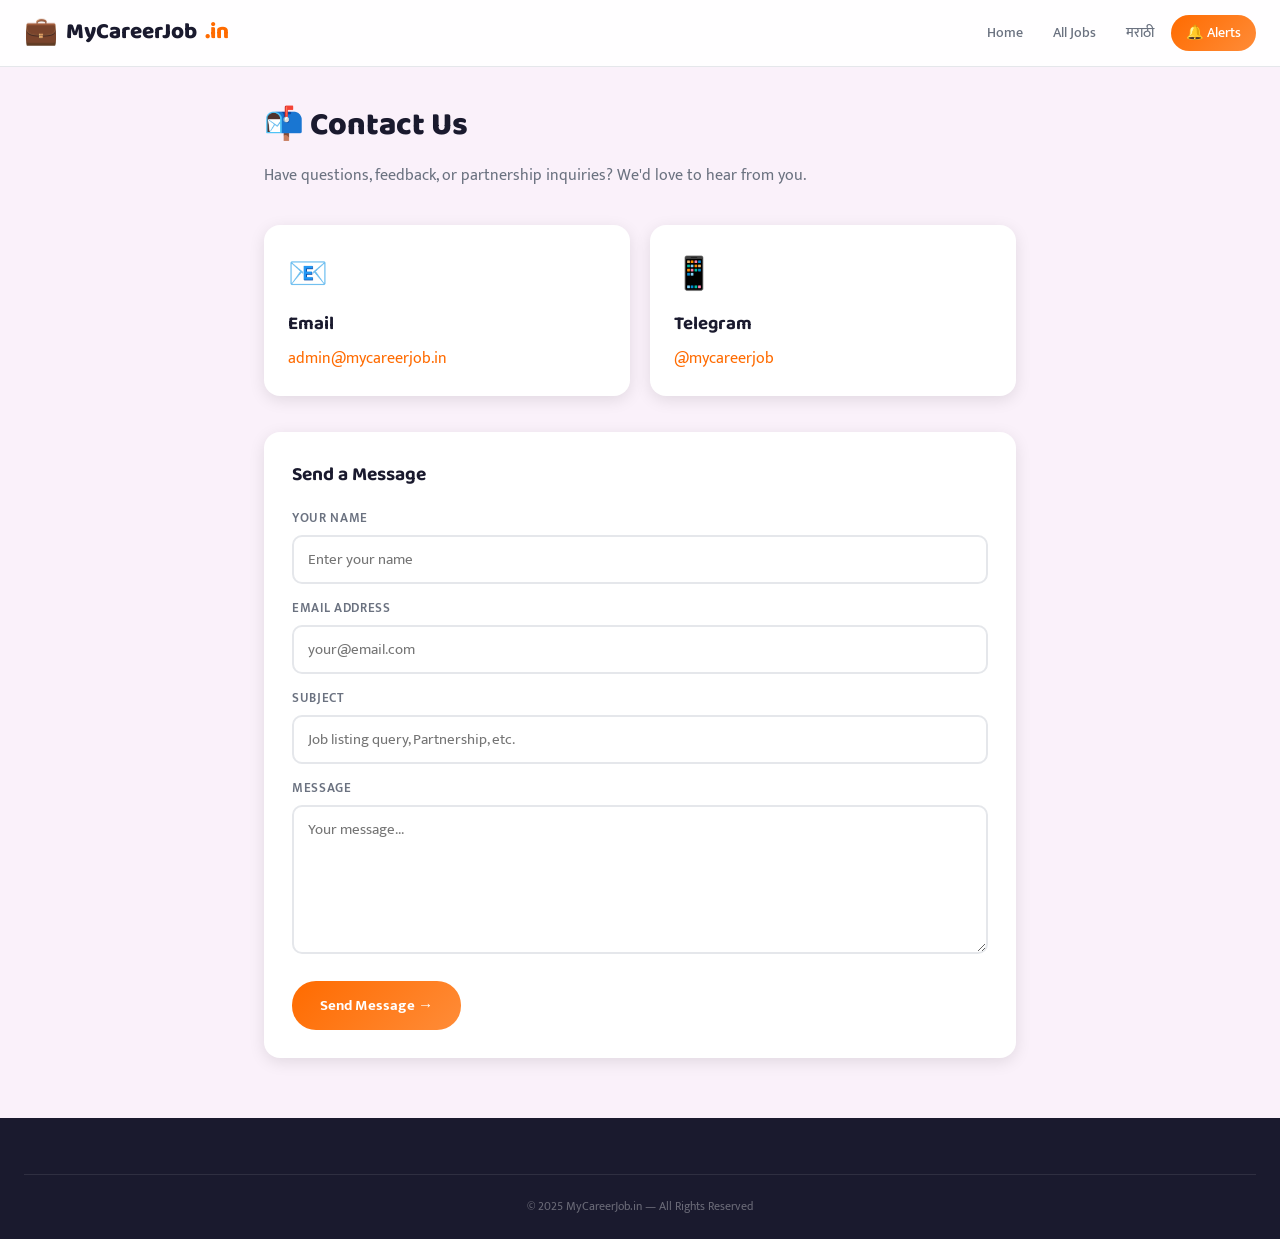
<file: contact.html>
<!DOCTYPE html>
<html lang="en">
<head>
  <meta charset="UTF-8"/><meta name="viewport" content="width=device-width,initial-scale=1.0"/>
  <title>Contact Us — MyCareerJob.in</title>
  <meta name="description" content="Contact MyCareerJob.in team for job portal queries, partnerships, or feedback."/>
  <link rel="icon" href="data:image/svg+xml,<svg xmlns='http://www.w3.org/2000/svg' viewBox='0 0 100 100'><text y='.9em' font-size='90'>💼</text></svg>"/>
  <link rel="preconnect" href="https://fonts.googleapis.com"/>
  <link href="https://fonts.googleapis.com/css2?family=Baloo+2:wght@400;600;700;800&family=Mukta:wght@400;500;600&display=swap" rel="stylesheet"/>
  <link rel="stylesheet" href="css/style.css"/>
</head>
<body>
<div id="particles"></div>
<header class="hdr" id="hdr">
  <div class="hdr-inner">
    <a href="index.html" class="logo"><span class="logo-ico">💼</span>MyCareerJob<span>.in</span></a>
    <nav class="nav" id="nav">
      <a href="index.html">Home</a><a href="jobs.html">All Jobs</a><a href="marathi.html">मराठी</a>
      <a href="index.html#alerts" class="cta">🔔 Alerts</a>
    </nav>
    <button class="burger" id="burger"><span></span><span></span><span></span></button>
  </div>
</header>

<div style="padding:100px 24px 60px;max-width:800px;margin:0 auto">
  <h1 style="font-family:var(--head);font-size:2rem;font-weight:800;margin-bottom:12px">📬 Contact Us</h1>
  <p style="color:var(--muted);margin-bottom:36px">Have questions, feedback, or partnership inquiries? We'd love to hear from you.</p>
  <div style="display:grid;grid-template-columns:1fr 1fr;gap:20px;margin-bottom:36px">
    <div style="background:#fff;border-radius:16px;padding:24px;box-shadow:var(--shadow)">
      <div style="font-size:2rem;margin-bottom:10px">📧</div>
      <h3 style="font-family:var(--head);margin-bottom:6px">Email</h3>
      <a href="mailto:admin@mycareerjob.in" style="color:var(--orange)">admin@mycareerjob.in</a>
    </div>
    <div style="background:#fff;border-radius:16px;padding:24px;box-shadow:var(--shadow)">
      <div style="font-size:2rem;margin-bottom:10px">📱</div>
      <h3 style="font-family:var(--head);margin-bottom:6px">Telegram</h3>
      <a href="https://t.me/mycareerjob" style="color:var(--orange)">@mycareerjob</a>
    </div>
  </div>
  <div style="background:#fff;border-radius:16px;padding:28px;box-shadow:var(--shadow)">
    <h3 style="font-family:var(--head);font-size:1.2rem;margin-bottom:18px">Send a Message</h3>
    <form onsubmit="event.preventDefault();alert('Message sent! We will reply within 24 hours.')">
      <div style="margin-bottom:14px"><label style="display:block;font-size:.82rem;font-weight:600;color:var(--muted);margin-bottom:6px;text-transform:uppercase;letter-spacing:.05em">Your Name</label><input type="text" required style="width:100%;padding:10px 14px;border:2px solid var(--border);border-radius:10px;font-size:.92rem;outline:none" placeholder="Enter your name"/></div>
      <div style="margin-bottom:14px"><label style="display:block;font-size:.82rem;font-weight:600;color:var(--muted);margin-bottom:6px;text-transform:uppercase;letter-spacing:.05em">Email Address</label><input type="email" required style="width:100%;padding:10px 14px;border:2px solid var(--border);border-radius:10px;font-size:.92rem;outline:none" placeholder="your@email.com"/></div>
      <div style="margin-bottom:14px"><label style="display:block;font-size:.82rem;font-weight:600;color:var(--muted);margin-bottom:6px;text-transform:uppercase;letter-spacing:.05em">Subject</label><input type="text" required style="width:100%;padding:10px 14px;border:2px solid var(--border);border-radius:10px;font-size:.92rem;outline:none" placeholder="Job listing query, Partnership, etc."/></div>
      <div style="margin-bottom:18px"><label style="display:block;font-size:.82rem;font-weight:600;color:var(--muted);margin-bottom:6px;text-transform:uppercase;letter-spacing:.05em">Message</label><textarea rows="5" required style="width:100%;padding:10px 14px;border:2px solid var(--border);border-radius:10px;font-size:.92rem;outline:none;resize:vertical" placeholder="Your message..."></textarea></div>
      <button type="submit" style="background:linear-gradient(135deg,var(--orange),var(--orange2));color:#fff;padding:12px 28px;border-radius:24px;font-weight:700;font-size:.95rem;border:none;cursor:pointer">Send Message →</button>
    </form>
  </div>
</div>

<footer class="footer">
  <div class="footer-inner">
    <div class="footer-bottom"><p>© 2025 MyCareerJob.in — All Rights Reserved</p></div>
  </div>
</footer>
<button id="btt" onclick="window.scrollTo({top:0,behavior:'smooth'})">↑</button>
<script>
  document.getElementById('burger')?.addEventListener('click',()=>{document.getElementById('burger').classList.toggle('open');document.getElementById('nav').classList.toggle('open');});
  window.addEventListener('scroll',()=>{document.getElementById('hdr')?.classList.toggle('scrolled',scrollY>20);document.getElementById('btt')?.classList.toggle('show',scrollY>400);});
  const c=document.getElementById('particles');for(let i=0;i<10;i++){const p=document.createElement('div');p.className='pt';p.style.cssText=`left:${Math.random()*100}%;width:${Math.random()*3+2}px;height:${Math.random()*3+2}px;animation-duration:${Math.random()*14+9}s;animation-delay:${Math.random()*9}s;opacity:.07`;c.appendChild(p);}
</script>
</body>
</html>
</file>
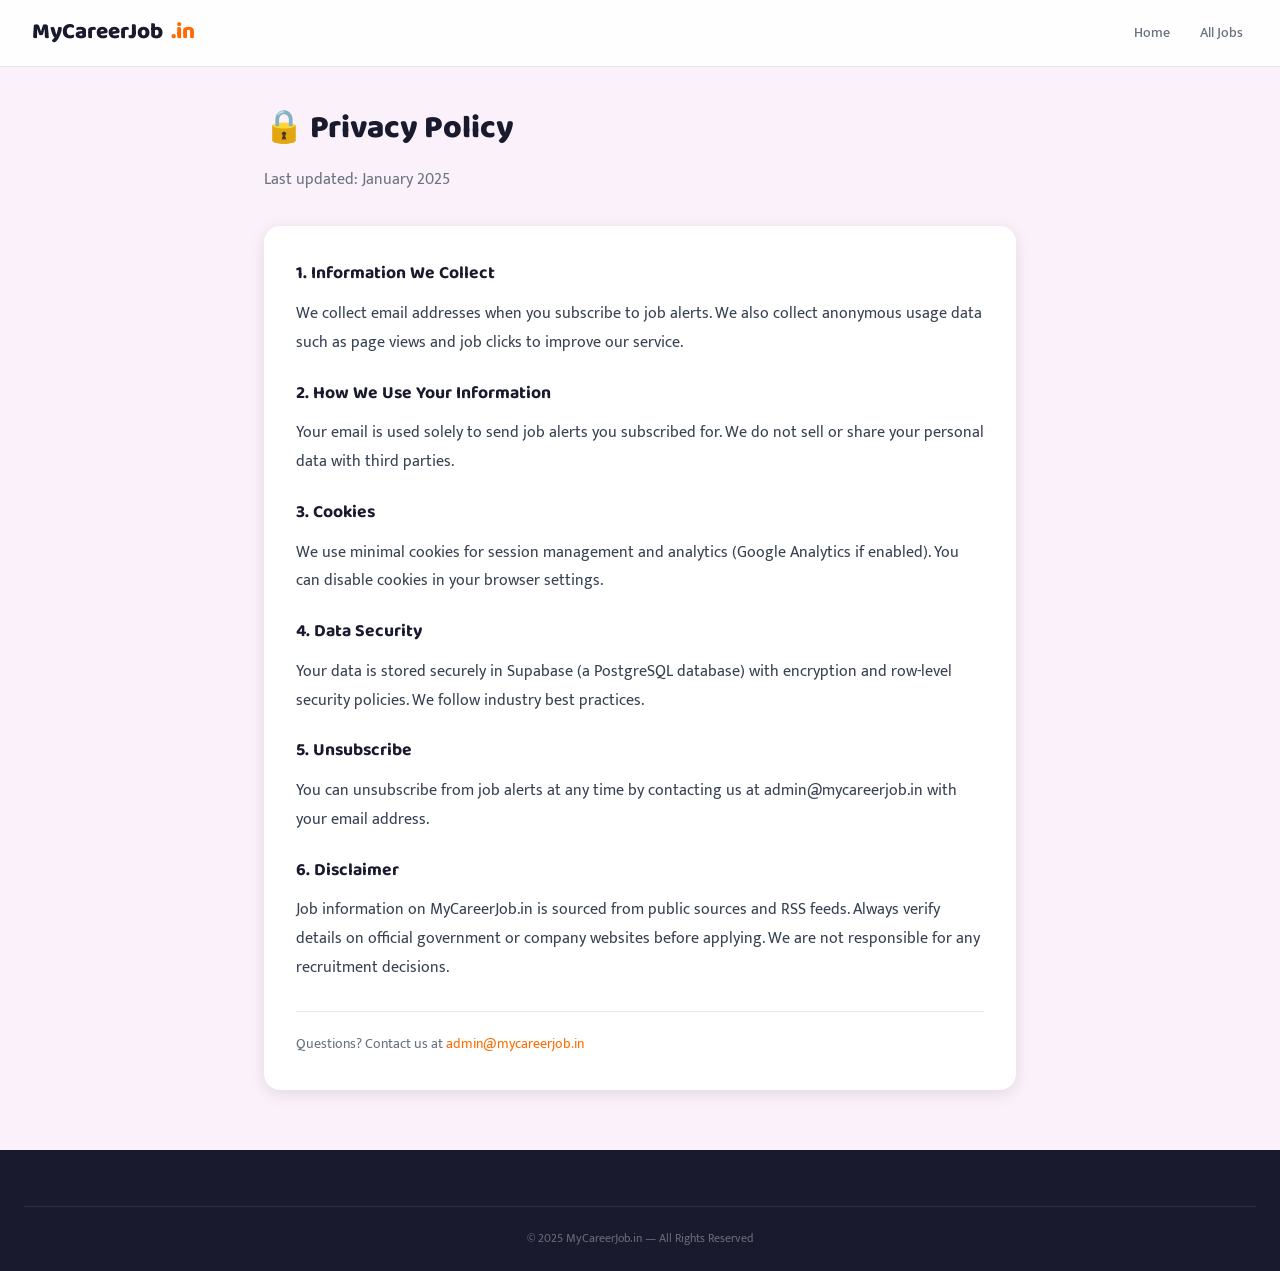
<file: privacy.html>
<!DOCTYPE html>
<html lang="en">
<head>
  <meta charset="UTF-8"/><meta name="viewport" content="width=device-width,initial-scale=1.0"/>
  <title>Privacy Policy — MyCareerJob.in</title>
  <link rel="icon" href="data:image/svg+xml,<svg xmlns='http://www.w3.org/2000/svg' viewBox='0 0 100 100'><text y='.9em' font-size='90'>💼</text></svg>"/>
  <link rel="preconnect" href="https://fonts.googleapis.com"/>
  <link href="https://fonts.googleapis.com/css2?family=Baloo+2:wght@400;600;700;800&family=Mukta:wght@400;500;600&display=swap" rel="stylesheet"/>
  <link rel="stylesheet" href="css/style.css"/>
</head>
<body>
<header class="hdr" id="hdr">
  <div class="hdr-inner">
    <a href="index.html" class="logo"><span class="logo-ico"></span>MyCareerJob<span>.in</span></a>
    <nav class="nav"><a href="index.html">Home</a><a href="jobs.html">All Jobs</a></nav>
  </div>
</header>
<div style="padding:100px 24px 60px;max-width:800px;margin:0 auto;line-height:1.8">
  <h1 style="font-family:var(--head);font-size:2rem;font-weight:800;margin-bottom:8px">🔒 Privacy Policy</h1>
  <p style="color:var(--muted);margin-bottom:32px">Last updated: January 2025</p>
  <div style="background:#fff;border-radius:16px;padding:32px;box-shadow:var(--shadow)">
    <h2 style="font-family:var(--head);font-size:1.1rem;margin-bottom:10px">1. Information We Collect</h2>
    <p style="margin-bottom:20px;color:#374151">We collect email addresses when you subscribe to job alerts. We also collect anonymous usage data such as page views and job clicks to improve our service.</p>
    <h2 style="font-family:var(--head);font-size:1.1rem;margin-bottom:10px">2. How We Use Your Information</h2>
    <p style="margin-bottom:20px;color:#374151">Your email is used solely to send job alerts you subscribed for. We do not sell or share your personal data with third parties.</p>
    <h2 style="font-family:var(--head);font-size:1.1rem;margin-bottom:10px">3. Cookies</h2>
    <p style="margin-bottom:20px;color:#374151">We use minimal cookies for session management and analytics (Google Analytics if enabled). You can disable cookies in your browser settings.</p>
    <h2 style="font-family:var(--head);font-size:1.1rem;margin-bottom:10px">4. Data Security</h2>
    <p style="margin-bottom:20px;color:#374151">Your data is stored securely in Supabase (a PostgreSQL database) with encryption and row-level security policies. We follow industry best practices.</p>
    <h2 style="font-family:var(--head);font-size:1.1rem;margin-bottom:10px">5. Unsubscribe</h2>
    <p style="margin-bottom:20px;color:#374151">You can unsubscribe from job alerts at any time by contacting us at admin@mycareerjob.in with your email address.</p>
    <h2 style="font-family:var(--head);font-size:1.1rem;margin-bottom:10px">6. Disclaimer</h2>
    <p style="color:#374151">Job information on MyCareerJob.in is sourced from public sources and RSS feeds. Always verify details on official government or company websites before applying. We are not responsible for any recruitment decisions.</p>
    <div style="margin-top:28px;padding-top:20px;border-top:1px solid var(--border)"><p style="color:var(--muted);font-size:.9rem">Questions? Contact us at <a href="mailto:admin@mycareerjob.in" style="color:var(--orange)">admin@mycareerjob.in</a></p></div>
  </div>
</div>
<footer class="footer"><div class="footer-inner"><div class="footer-bottom"><p>© 2025 MyCareerJob.in — All Rights Reserved</p></div></div></footer>
<script>window.addEventListener('scroll',()=>document.getElementById('hdr')?.classList.toggle('scrolled',scrollY>20));</script>
</body>
</html>
</file>
<file: css/style.css>
/* ================================================================
   MyCareerJob.in — Complete CSS
   ================================================================ */

:root {
    --orange: #FF6B00;
    --orange2: #FF8C38;
    --navy: #1A1A2E;
    --navy2: #16213E;
    --blue: #0F3460;
    --red: #E94560;
    --txt: #1a1a2e;
    --muted: #6b7280;
    --light: #9ca3af;
    --bg: #f8f9fa;
    --white: #ffffff;
    --border: #e5e7eb;
    --shadow: 0 4px 16px rgba(0, 0, 0, .10);
    --shadow-lg: 0 8px 32px rgba(0, 0, 0, .13);
    --shadow-xl: 0 20px 60px rgba(0, 0, 0, .16);
    --r: 12px;
    --r2: 20px;
    --head: 'Baloo 2', cursive;
    --body: 'Mukta', sans-serif;
    --ease: all .3s cubic-bezier(.4, 0, .2, 1);
}

*,
*::before,
*::after {
    box-sizing: border-box;
    margin: 0;
    padding: 0;
}

html {
    scroll-behavior: smooth;
}

body {
    font-family: var(--body);
    color: var(--txt);
    background: #e6ace22b;
    overflow-x: hidden;
    line-height: 1.6;
}

a {
    color: inherit;
    text-decoration: none;
    transition: var(--ease);
}

button {
    cursor: pointer;
    font-family: inherit;
    border: none;
    background: none;
}

img {
    max-width: 100%;
    display: block;
}

ul {
    list-style: none;
}

input,
select,
textarea {
    font-family: inherit;
}


/* ── Particles ───────────────────────── */

#particles {
    position: fixed;
    inset: 0;
    pointer-events: none;
    z-index: 0;
    overflow: hidden;
}

.pt {
    position: absolute;
    border-radius: 50%;
    background: #ef2b2b;
    animation: floatUp linear infinite;
}

@keyframes floatUp {
    0% {
        transform: translateY(110vh);
        opacity: 0
    }
    10% {
        opacity: .22
    }
    90% {
        opacity: .12
    }
    100% {
        transform: translateY(-10vh);
        opacity: 0
    }
}


/* ── Header ─────────────────────────── */

.hdr {
    position: fixed;
    top: 0;
    left: 0;
    right: 0;
    z-index: 999;
    background: rgba(255, 255, 255, .93);
    backdrop-filter: blur(18px);
    border-bottom: 1px solid var(--border);
    transition: var(--ease);
}

.hdr.scrolled {
    box-shadow: var(--shadow);
}

.hdr-inner {
    max-width: 1300px;
    margin: 0 auto;
    padding: 0 24px;
    height: 66px;
    display: flex;
    align-items: center;
    gap: 28px;
}

.logo {
    display: flex;
    align-items: center;
    gap: 8px;
    font-family: var(--head);
    font-size: 1.4rem;
    font-weight: 800;
    color: var(--txt);
    white-space: nowrap;
}

.logo-ico {
    font-size: 1.7rem;
    animation: wiggle 3s ease-in-out infinite;
}

@keyframes wiggle {
    0%,
    100% {
        transform: rotate(0)
    }
    25% {
        transform: rotate(-8deg)
    }
    75% {
        transform: rotate(8deg)
    }
}

.logo span {
    color: var(--orange);
}

.nav {
    display: flex;
    align-items: center;
    gap: 4px;
    margin-left: auto;
}

.nav a {
    padding: 7px 13px;
    border-radius: 8px;
    font-size: .88rem;
    font-weight: 500;
    color: var(--muted);
    transition: var(--ease);
}

.nav a:hover,
.nav a.active {
    color: var(--orange);
    background: rgba(255, 107, 0, .08);
}

.nav .cta {
    background: linear-gradient(135deg, var(--orange), var(--orange2));
    color: #fff!important;
    border-radius: 20px;
    padding: 7px 15px;
    animation: glow 2s ease-in-out infinite;
}

@keyframes glow {
    0%,
    100% {
        box-shadow: 0 0 0 0 rgba(255, 107, 0, .4)
    }
    50% {
        box-shadow: 0 0 0 7px rgba(255, 107, 0, 0)
    }
}

.burger {
    display: none;
    flex-direction: column;
    gap: 5px;
    padding: 7px;
    margin-left: auto;
}

.burger span {
    display: block;
    width: 24px;
    height: 2px;
    background: var(--txt);
    border-radius: 2px;
    transition: var(--ease);
}

.burger.open span:nth-child(1) {
    transform: translateY(7px) rotate(45deg)
}

.burger.open span:nth-child(2) {
    opacity: 0
}

.burger.open span:nth-child(3) {
    transform: translateY(-7px) rotate(-45deg)
}


/* ── Hero ───────────────────────────── */

.hero {
    position: relative;
    min-height: 100vh;
    display: flex;
    flex-direction: column;
    align-items: center;
    justify-content: center;
    padding: 100px 24px 60px;
    overflow: hidden;
    background: linear-gradient(135deg, var(--navy) 0%, var(--navy2) 45%, var(--blue) 100%);
}

.blob {
    position: absolute;
    border-radius: 50%;
    filter: blur(60px);
    pointer-events: none;
}

.blob-1 {
    width: 480px;
    height: 480px;
    background: rgba(255, 107, 0, .14);
    top: -80px;
    right: -80px;
    animation: morph1 8s ease-in-out infinite alternate;
}

.blob-2 {
    width: 320px;
    height: 320px;
    background: rgba(233, 69, 96, .09);
    bottom: -60px;
    left: -60px;
    animation: morph2 10s ease-in-out infinite alternate;
}

.blob-3 {
    width: 200px;
    height: 200px;
    background: rgba(52, 152, 219, .11);
    top: 50%;
    left: 45%;
    animation: morph3 6s ease-in-out infinite alternate;
}

@keyframes morph1 {
    to {
        border-radius: 40% 60% 70% 30%/40% 50% 60% 50%;
        transform: scale(1.1) rotate(12deg)
    }
}

@keyframes morph2 {
    to {
        border-radius: 60% 40% 30% 70%/60% 30% 70% 40%;
        transform: scale(1.15)
    }
}

@keyframes morph3 {
    to {
        border-radius: 30% 70% 70% 30%/30% 30% 70% 70%
    }
}

.hero-inner {
    position: relative;
    z-index: 2;
    text-align: center;
    max-width: 820px;
    width: 100%;
}

.hero-badge {
    display: inline-block;
    background: rgba(255, 107, 0, .2);
    border: 1px solid rgba(255, 107, 0, .4);
    color: #FF8C38;
    padding: 6px 16px;
    border-radius: 20px;
    font-size: .82rem;
    font-weight: 600;
    margin-bottom: 22px;
    letter-spacing: .05em;
}

.hero h1 {
    font-family: var(--head);
    font-size: clamp(2.4rem, 6vw, 4.2rem);
    font-weight: 800;
    color: #fff;
    line-height: 1.15;
    margin-bottom: 14px;
}

.hero h1 em {
    font-style: normal;
    background: linear-gradient(135deg, var(--orange), #FFB347);
    -webkit-background-clip: text;
    -webkit-text-fill-color: transparent;
    background-clip: text;
}

.hero p {
    font-size: 1.05rem;
    color: rgba(255, 255, 255, .7);
    margin-bottom: 34px;
}

.search-box {
    display: flex;
    align-items: center;
    background: #fff;
    border-radius: 50px;
    padding: 6px 6px 6px 20px;
    box-shadow: 0 20px 60px rgba(0, 0, 0, .3);
    max-width: 620px;
    margin: 0 auto 22px;
    transition: var(--ease);
}

.search-box:focus-within {
    box-shadow: 0 20px 60px rgba(255, 107, 0, .28), 0 0 0 3px rgba(255, 107, 0, .18);
}

.search-box input {
    flex: 1;
    border: none;
    outline: none;
    font-size: .97rem;
    color: var(--txt);
    background: transparent;
    min-width: 0;
}

.search-box button {
    background: linear-gradient(135deg, var(--orange), var(--orange2));
    color: #fff;
    padding: 11px 26px;
    border-radius: 40px;
    font-weight: 700;
    font-size: .9rem;
    white-space: nowrap;
    transition: var(--ease);
}

.search-box button:hover {
    transform: scale(1.04);
    box-shadow: 0 4px 14px rgba(255, 107, 0, .4);
}

.quick-tags {
    display: flex;
    flex-wrap: wrap;
    gap: 9px;
    justify-content: center;
}

.quick-tags span {
    background: rgba(255, 255, 255, .1);
    border: 1px solid rgba(255, 255, 255, .2);
    color: rgba(255, 255, 255, .85);
    padding: 7px 15px;
    border-radius: 20px;
    font-size: .83rem;
    cursor: pointer;
    transition: var(--ease);
}

.quick-tags span:hover {
    background: var(--orange);
    border-color: var(--orange);
    color: #fff;
    transform: translateY(-2px);
}

.hero-stats {
    position: relative;
    z-index: 2;
    display: flex;
    align-items: center;
    gap: 28px;
    background: rgba(255, 255, 255, .08);
    backdrop-filter: blur(10px);
    border: 1px solid rgba(255, 255, 255, .14);
    border-radius: 24px;
    padding: 18px 36px;
    margin-top: 44px;
}

.stat {
    text-align: center;
}

.stat strong {
    display: block;
    font-family: var(--head);
    font-size: 1.9rem;
    font-weight: 800;
    color: var(--orange);
}

.stat span {
    font-size: .75rem;
    color: rgba(255, 255, 255, .55);
    text-transform: uppercase;
    letter-spacing: .08em;
}

.stat-div {
    width: 1px;
    height: 38px;
    background: rgba(255, 255, 255, .14);
}

.live-badge {
    position: relative;
    z-index: 2;
    display: flex;
    align-items: center;
    gap: 7px;
    color: rgba(255, 255, 255, .55);
    font-size: .8rem;
    margin-top: 14px;
}

.live-dot {
    width: 8px;
    height: 8px;
    border-radius: 50%;
    background: #22c55e;
    box-shadow: 0 0 0 0 rgba(34, 197, 94, .4);
    animation: livePulse 1.5s infinite;
}

@keyframes livePulse {
    0% {
        box-shadow: 0 0 0 0 rgba(34, 197, 94, .4)
    }
    70% {
        box-shadow: 0 0 0 7px rgba(34, 197, 94, 0)
    }
    100% {
        box-shadow: 0 0 0 0 rgba(34, 197, 94, 0)
    }
}


/* ── Ticker ──────────────────────────── */

.ticker-wrap {
    background: linear-gradient(135deg, var(--navy), var(--blue));
    color: #fff;
    display: flex;
    align-items: center;
    height: 42px;
    overflow: hidden;
}

.ticker-label {
    background: var(--red);
    padding: 0 15px;
    height: 100%;
    display: flex;
    align-items: center;
    font-size: .78rem;
    font-weight: 700;
    white-space: nowrap;
    letter-spacing: .07em;
    flex-shrink: 0;
}

.ticker-track {
    flex: 1;
    overflow: hidden;
}

.ticker-inner {
    white-space: nowrap;
    display: inline-block;
    animation: scroll 90s linear infinite;
    font-size: .87rem;
    padding-left: 100%;
}

@keyframes scroll {
    0% {
        transform: translateX(0)
    }
    100% {
        transform: translateX(-50%)
    }
}


/* ── Page Wrapper ────────────────────── */

.wrap {
    max-width: 1300px;
    margin: 0 auto;
    padding: 40px 24px;
}


/* ── Section ─────────────────────────── */

.sec {
    margin-bottom: 54px;
}

.sec-hdr {
    display: flex;
    align-items: center;
    justify-content: space-between;
    margin-bottom: 22px;
}

.sec-title {
    font-family: var(--head);
    font-size: 1.55rem;
    font-weight: 700;
    display: flex;
    align-items: center;
    gap: 10px;
}

.dot {
    width: 10px;
    height: 10px;
    background: linear-gradient(135deg, var(--orange), var(--orange2));
    border-radius: 50%;
    animation: dotP 1.5s ease-in-out infinite;
}

@keyframes dotP {
    0%,
    100% {
        transform: scale(1);
        opacity: 1
    }
    50% {
        transform: scale(1.5);
        opacity: .6
    }
}

.see-all {
    color: var(--orange);
    font-weight: 600;
    font-size: .88rem;
}

.see-all:hover {
    text-decoration: underline;
}


/* ── Filters ─────────────────────────── */

.filters {
    display: flex;
    align-items: center;
    justify-content: space-between;
    flex-wrap: wrap;
    gap: 12px;
    margin-bottom: 28px;
}

.filter-btns {
    display: flex;
    gap: 7px;
    flex-wrap: wrap;
}

.fbtn {
    padding: 7px 16px;
    border-radius: 20px;
    border: 2px solid var(--border);
    font-size: .87rem;
    font-weight: 600;
    color: var(--muted);
    background: #fff;
    transition: var(--ease);
}

.fbtn:hover,
.fbtn.on {
    border-color: var(--orange);
    color: var(--orange);
    background: rgba(255, 107, 0, .06);
}

.sort-sel {
    padding: 8px 13px;
    border: 2px solid var(--border);
    border-radius: 8px;
    font-size: .87rem;
    color: var(--txt);
    background: #fff;
    outline: none;
    cursor: pointer;
}

.sort-sel:focus {
    border-color: var(--orange);
}


/* ── Job Card ────────────────────────── */

.grid {
    display: grid;
    grid-template-columns: repeat(auto-fill, minmax(310px, 1fr));
    gap: 18px;
}

.grid.list {
    grid-template-columns: 1fr;
}

.card {
    background: #fff;
    border-radius: var(--r2);
    padding: 22px;
    border: 1.5px solid var(--border);
    transition: var(--ease);
    position: relative;
    overflow: hidden;
    cursor: pointer;
    animation: fadeUp .45s ease-out both;
}

.card::before {
    content: '';
    position: absolute;
    top: 0;
    left: 0;
    right: 0;
    height: 3px;
    background: linear-gradient(90deg, var(--c, var(--orange)), #FFB347);
    transform: scaleX(0);
    transform-origin: left;
    transition: transform .3s;
}

.card:hover::before {
    transform: scaleX(1);
}

.card:hover {
    transform: translateY(-5px);
    box-shadow: var(--shadow-xl);
    border-color: rgba(255, 107, 0, .2);
}

@keyframes fadeUp {
    from {
        opacity: 0;
        transform: translateY(18px)
    }
    to {
        opacity: 1;
        transform: translateY(0)
    }
}

.card.hot::after {
    content: 'NEW';
    position: absolute;
    top: 2px;
    right: 12px;
    background: linear-gradient(135deg, var(--orange), var(--orange2));
    color: #fff;
    font-size: .65rem;
    font-weight: 800;
    padding: 3px 8px;
    border-radius: 22px;
    letter-spacing: .05em;
}

.card.urgent {
    border-color: rgba(231, 76, 60, .2);
}

.card.urgent::after {
    content: '🔴 URGENT';
    position: absolute;
    top: 12px;
    right: 12px;
    background: #E74C3C;
    color: #fff;
    font-size: .65rem;
    font-weight: 800;
    padding: 3px 8px;
    border-radius: 10px;
}

.card-top {
    display: flex;
    align-items: flex-start;
    gap: 12px;
    margin-bottom: 11px;
}

.card-logo {
    width: 46px;
    height: 46px;
    border-radius: 10px;
    display: flex;
    align-items: center;
    justify-content: center;
    font-size: 1.4rem;
    flex-shrink: 0;
}

.card-meta {
    flex: 1;
    min-width: 0;
}

.card-title {
    font-family: var(--head);
    font-size: .97rem;
    font-weight: 700;
    line-height: 1.3;
    margin-bottom: 3px;
    display: -webkit-box;
    -webkit-line-clamp: 2;
    -webkit-box-orient: vertical;
    overflow: hidden;
}

.card-org {
    font-size: .78rem;
    color: var(--muted);
    font-weight: 500;
}

.card-tags {
    display: flex;
    flex-wrap: wrap;
    gap: 5px;
    margin-bottom: 10px;
}

.tag {
    font-size: .68rem;
    font-weight: 700;
    padding: 3px 9px;
    border-radius: 9px;
    text-transform: uppercase;
    letter-spacing: .04em;
}

.tag-loc {
    background: rgba(107, 114, 128, .1);
    color: var(--muted);
}

.tag-vac {
    background: rgba(52, 152, 219, .09);
    color: #2980b9;
}

.tag-hot {
    background: rgba(231, 76, 60, .1);
    color: #E74C3C;
}

.card-desc {
    font-size: .84rem;
    color: var(--muted);
    line-height: 1.5;
    display: -webkit-box;
    -webkit-line-clamp: 2;
    -webkit-box-orient: vertical;
    overflow: hidden;
    margin-bottom: 12px;
}

.card-foot {
    display: flex;
    align-items: center;
    justify-content: space-between;
    padding-top: 11px;
    border-top: 1px solid #f3f4f6;
}

.card-date {
    font-size: .74rem;
    color: var(--light);
}

.card-date.urgent {
    color: #dc2626;
}

.apply-btn {
    background: linear-gradient(135deg, var(--orange), var(--orange2));
    color: #fff;
    padding: 7px 16px;
    border-radius: 18px;
    font-size: .8rem;
    font-weight: 700;
    transition: var(--ease);
}

.apply-btn:hover {
    transform: scale(1.05);
    box-shadow: 0 4px 12px rgba(255, 107, 0, .35);
}


/* ── Skeleton ────────────────────────── */

.skel {
    background: linear-gradient(90deg, #f0f0f0 25%, #e8e8e8 50%, #f0f0f0 75%);
    background-size: 200% 100%;
    animation: shimmer 1.5s infinite;
    height: 210px;
    border-radius: var(--r2);
}

@keyframes shimmer {
    0% {
        background-position: -200% 0
    }
    100% {
        background-position: 200% 0
    }
}


/* ── Category Cards ─────────────────── */

.cat-grid {
    display: grid;
    grid-template-columns: repeat(auto-fill, minmax(170px, 1fr));
    gap: 13px;
}

.cat-card {
    display: flex;
    align-items: center;
    gap: 13px;
    padding: 16px;
    background: #fff;
    border-radius: var(--r);
    border: 1.5px solid var(--border);
    transition: var(--ease);
    cursor: pointer;
}

.cat-card:hover {
    transform: translateY(-3px);
    box-shadow: var(--shadow-lg);
    border-color: var(--cc, var(--orange));
}

.cat-ico {
    font-size: 1.7rem;
}

.cat-name {
    font-weight: 700;
    font-size: .9rem;
    display: block;
}

.cat-cnt {
    font-size: .75rem;
    color: var(--muted);
}

.cat-arr {
    margin-left: auto;
    color: var(--light);
    transition: var(--ease);
}

.cat-card:hover .cat-arr {
    color: var(--cc, var(--orange));
    transform: translateX(3px);
}


/* ── Load More ───────────────────────── */

.load-wrap {
    text-align: center;
    margin-top: 28px;
}

.load-btn {
    background: transparent;
    border: 2px solid var(--orange);
    color: var(--orange);
    padding: 11px 34px;
    border-radius: 26px;
    font-size: .92rem;
    font-weight: 700;
    transition: var(--ease);
}

.load-btn:hover {
    background: var(--orange);
    color: #fff;
    transform: translateY(-2px);
    box-shadow: 0 8px 22px rgba(255, 107, 0, .3);
}


/* ── Ad Banner ───────────────────────── */

.ad-slot {
    background: #fff;
    border: 1.5px dashed var(--border);
    border-radius: var(--r);
    padding: 16px;
    text-align: center;
    margin-bottom: 38px;
    min-height: 90px;
    display: flex;
    align-items: center;
    justify-content: center;
    font-size: .82rem;
    color: var(--light);
}


/* ── Subscribe Section ───────────────── */

.sub-sec {
    background: linear-gradient(135deg, var(--navy), var(--blue));
    border-radius: 24px;
    padding: 46px;
    color: #fff;
    text-align: center;
    margin-bottom: 48px;
}

.sub-sec h2 {
    font-family: var(--head);
    font-size: 1.75rem;
    font-weight: 700;
    margin-bottom: 10px;
}

.sub-sec p {
    color: rgba(255, 255, 255, .7);
    margin-bottom: 26px;
}

.sub-form {
    display: flex;
    flex-wrap: wrap;
    gap: 9px;
    justify-content: center;
    max-width: 680px;
    margin: 0 auto;
}

.sub-form input,
.sub-form select {
    flex: 1;
    min-width: 150px;
    padding: 11px 15px;
    border-radius: 10px;
    border: none;
    outline: none;
    font-size: .9rem;
}

.sub-btn {
    background: linear-gradient(135deg, var(--orange), var(--orange2));
    color: #fff;
    padding: 11px 22px;
    border-radius: 10px;
    font-weight: 700;
    font-size: .9rem;
    white-space: nowrap;
    transition: var(--ease);
}

.sub-btn:hover {
    transform: scale(1.04);
    box-shadow: 0 4px 16px rgba(255, 107, 0, .4);
}

.sub-note {
    margin-top: 14px;
    font-size: .77rem;
    color: rgba(255, 255, 255, .5);
}


/* ── Location Tags ───────────────────── */

.loc-grid {
    display: flex;
    flex-wrap: wrap;
    gap: 9px;
}

.loc-tag {
    padding: 7px 16px;
    background: #fff;
    border: 1.5px solid var(--border);
    border-radius: 18px;
    font-size: .86rem;
    font-weight: 500;
    transition: var(--ease);
}

.loc-tag:hover {
    border-color: var(--orange);
    color: var(--orange);
    transform: translateY(-2px);
}


/* ── No Results ──────────────────────── */

.empty {
    grid-column: 1/-1;
    text-align: center;
    padding: 56px 20px;
    color: var(--muted);
}

.empty .ei {
    font-size: 3rem;
    margin-bottom: 14px;
}

.empty h3 {
    font-family: var(--head);
    font-size: 1.2rem;
    color: var(--txt);
    margin-bottom: 6px;
}


/* ── Count Badge ─────────────────────── */

.badge {
    background: linear-gradient(135deg, var(--orange), var(--orange2));
    color: #fff;
    font-size: .68rem;
    font-weight: 800;
    padding: 2px 8px;
    border-radius: 9px;
    vertical-align: middle;
}


/* ── View Toggle ─────────────────────── */

.view-tog {
    display: flex;
    gap: 6px;
}

.vbtn {
    width: 33px;
    height: 33px;
    border-radius: 8px;
    border: 1.5px solid var(--border);
    display: flex;
    align-items: center;
    justify-content: center;
    font-size: .95rem;
    color: var(--muted);
    transition: var(--ease);
}

.vbtn.on {
    border-color: var(--orange);
    color: var(--orange);
    background: rgba(255, 107, 0, .07);
}


/* ── Footer ──────────────────────────── */

.footer {
    background: var(--navy);
    color: rgba(255, 255, 255, .8);
    padding: 56px 0 0;
}

.footer-inner {
    max-width: 1300px;
    margin: 0 auto;
    padding: 0 24px;
}

.footer-grid {
    display: grid;
    grid-template-columns: 2fr 1fr 1fr 1fr;
    gap: 38px;
    margin-bottom: 36px;
}

.f-logo {
    font-family: var(--head);
    font-size: 1.25rem;
    font-weight: 800;
    color: #fff;
    display: block;
    margin-bottom: 10px;
}

.f-desc {
    font-size: .83rem;
    color: rgba(255, 255, 255, .48);
    line-height: 1.65;
    margin-bottom: 18px;
}

.footer-col h4 {
    font-family: var(--head);
    font-size: .95rem;
    font-weight: 700;
    color: #fff;
    margin-bottom: 14px;
}

.footer-col ul {
    display: flex;
    flex-direction: column;
    gap: 9px;
}

.footer-col li a {
    font-size: .83rem;
    color: rgba(255, 255, 255, .48);
    transition: var(--ease);
}

.footer-col li a:hover {
    color: var(--orange);
    padding-left: 4px;
}

.footer-bottom {
    border-top: 1px solid rgba(255, 255, 255, .09);
    padding: 22px 0;
    text-align: center;
}

.footer-bottom p {
    font-size: .78rem;
    color: rgba(255, 255, 255, .35);
}


/* ── Back to top ─────────────────────── */

#btt {
    position: fixed;
    bottom: 22px;
    right: 22px;
    width: 44px;
    height: 44px;
    background: linear-gradient(135deg, var(--orange), var(--orange2));
    color: #fff;
    border-radius: 12px;
    font-size: 1.1rem;
    font-weight: 700;
    box-shadow: 0 4px 14px rgba(255, 107, 0, .4);
    opacity: 0;
    transform: translateY(16px);
    transition: var(--ease);
    z-index: 990;
    display: flex;
    align-items: center;
    justify-content: center;
}

#btt.show {
    opacity: 1;
    transform: translateY(0);
}

#btt:hover {
    transform: translateY(-4px) scale(1.05);
}


/* ── Animations ──────────────────────── */

.fade-up {
    opacity: 0;
    transform: translateY(26px);
    animation: fadeUp .65s cubic-bezier(.4, 0, .2, 1) forwards;
}

.scroll-reveal {
    opacity: 0;
    transform: translateY(22px);
    transition: opacity .6s ease, transform .6s ease;
}

.scroll-reveal.visible {
    opacity: 1;
    transform: translateY(0);
}

.d1 {
    animation-delay: .12s
}

.d2 {
    animation-delay: .24s
}

.d3 {
    animation-delay: .36s
}

.d4 {
    animation-delay: .48s
}

.d5 {
    animation-delay: .60s
}

@keyframes fadeUp {
    to {
        opacity: 1;
        transform: translateY(0)
    }
}

@keyframes toastIn {
    from {
        opacity: 0;
        transform: translateX(50px)
    }
    to {
        opacity: 1;
        transform: translateX(0)
    }
}


/* ── Job Detail Page ─────────────────── */

.detail-wrap {
    max-width: 960px;
    margin: 90px auto 60px;
    padding: 0 20px;
}

.breadcrumb {
    display: flex;
    align-items: center;
    gap: 6px;
    font-size: .8rem;
    color: var(--muted);
    margin-bottom: 22px;
    flex-wrap: wrap;
}

.breadcrumb a {
    color: var(--muted);
}

.breadcrumb a:hover {
    color: var(--orange);
}

.detail-card {
    background: #fff;
    border-radius: var(--r2);
    padding: 32px;
    box-shadow: var(--shadow);
    margin-bottom: 18px;
}

.detail-hdr {
    display: flex;
    gap: 18px;
    align-items: flex-start;
    margin-bottom: 20px;
}

.detail-logo {
    width: 64px;
    height: 64px;
    border-radius: 14px;
    display: flex;
    align-items: center;
    justify-content: center;
    font-size: 2.1rem;
    flex-shrink: 0;
}

.detail-title {
    font-family: var(--head);
    font-size: clamp(1.3rem, 3vw, 1.9rem);
    font-weight: 800;
    line-height: 1.25;
    margin-bottom: 7px;
}

.detail-org {
    font-size: .88rem;
    color: var(--muted);
}

.meta-row {
    display: flex;
    flex-wrap: wrap;
    gap: 9px;
    margin-bottom: 18px;
}

.meta-chip {
    display: flex;
    align-items: center;
    gap: 5px;
    font-size: .82rem;
    color: var(--muted);
    background: #f3f4f6;
    padding: 5px 12px;
    border-radius: 8px;
}

.info-grid {
    display: grid;
    grid-template-columns: repeat(auto-fill, minmax(190px, 1fr));
    gap: 11px;
    margin-bottom: 22px;
}

.info-box {
    background: #f8f9fa;
    border-radius: 10px;
    padding: 13px;
    border-left: 3px solid var(--orange);
}

.info-box .lbl {
    font-size: .68rem;
    color: var(--muted);
    text-transform: uppercase;
    letter-spacing: .05em;
    margin-bottom: 3px;
}

.info-box .val {
    font-weight: 700;
    font-size: .92rem;
}

.detail-body {
    line-height: 1.85;
    color: #374151;
    font-size: .95rem;
}

.detail-body h3 {
    font-family: var(--head);
    font-size: 1.05rem;
    color: var(--orange);
    margin: 18px 0 8px;
}

.detail-body ul,
.detail-body ol {
    padding-left: 20px;
    margin-bottom: 11px;
}

.detail-body li {
    margin-bottom: 5px;
}

.detail-body table {
    width: 100%;
    border-collapse: collapse;
    margin: 11px 0;
    font-size: .88rem;
}

.detail-body th {
    background: #f3f4f6;
    padding: 7px 11px;
    text-align: left;
    border: 1px solid var(--border);
}

.detail-body td {
    padding: 7px 11px;
    border: 1px solid var(--border);
}

.apply-box {
    background: linear-gradient(135deg, var(--navy), var(--blue));
    border-radius: 14px;
    padding: 26px;
    text-align: center;
    color: #fff;
    margin-top: 22px;
}

.apply-box h3 {
    font-family: var(--head);
    font-size: 1.25rem;
    margin-bottom: 7px;
}

.apply-box p {
    color: rgba(255, 255, 255, .68);
    font-size: .87rem;
    margin-bottom: 18px;
}

.apply-big {
    display: inline-block;
    background: linear-gradient(135deg, var(--orange), var(--orange2));
    color: #fff;
    padding: 14px 38px;
    border-radius: 26px;
    font-weight: 800;
    font-size: 1rem;
    transition: var(--ease);
}

.apply-big:hover {
    transform: translateY(-3px);
    box-shadow: 0 8px 22px rgba(255, 107, 0, .4);
}

.share-row {
    display: flex;
    gap: 9px;
    flex-wrap: wrap;
}

.share-btn {
    padding: 8px 15px;
    border-radius: 9px;
    font-size: .8rem;
    font-weight: 700;
    cursor: pointer;
    transition: var(--ease);
    border: none;
    display: inline-flex;
    align-items: center;
    gap: 5px;
}

.sh-wa {
    background: #25D366;
    color: #fff;
}

.sh-tg {
    background: #0088cc;
    color: #fff;
}

.sh-cp {
    background: #6b7280;
    color: #fff;
}


/* ── Category Listing Page ───────────── */

.cat-hero {
    background: linear-gradient(135deg, var(--navy), var(--blue));
    color: #fff;
    padding: 100px 24px 50px;
    text-align: center;
}

.cat-hero h1 {
    font-family: var(--head);
    font-size: clamp(1.8rem, 4vw, 2.8rem);
    font-weight: 800;
    margin-bottom: 10px;
}

.cat-hero p {
    color: rgba(255, 255, 255, .7);
}


/* ── Marathi Page ────────────────────── */

.mr-hero {
    background: linear-gradient(135deg, var(--orange), #C0392B);
    color: #fff;
    padding: 100px 24px 56px;
    text-align: center;
    min-height: 60vh;
    display: flex;
    align-items: center;
    justify-content: center;
}

.mr-hero-inner {
    max-width: 700px;
}

.mr-hero h1 {
    font-family: var(--head);
    font-size: clamp(2rem, 5vw, 3.4rem);
    font-weight: 800;
    margin-bottom: 12px;
    line-height: 1.2;
}

.mr-hero h1 span {
    color: #FFD700;
}

.mr-hero p {
    color: rgba(255, 255, 255, .75);
    font-size: 1.05rem;
    margin-bottom: 28px;
}


/* ── Responsive ──────────────────────── */

@media(max-width:1024px) {
    .footer-grid {
        grid-template-columns: 1fr 1fr
    }
}

@media(max-width:768px) {
    .burger {
        display: flex
    }
    .nav {
        position: fixed;
        top: 66px;
        left: 0;
        right: 0;
        background: #fff;
        flex-direction: column;
        padding: 18px;
        border-bottom: 1px solid var(--border);
        box-shadow: var(--shadow-lg);
        transform: translateY(-110%);
        opacity: 0;
        pointer-events: none;
        transition: var(--ease);
        margin-left: 0
    }
    .nav.open {
        transform: translateY(0);
        opacity: 1;
        pointer-events: all
    }
    .hero-stats {
        flex-direction: column;
        gap: 14px;
        padding: 18px
    }
    .stat-div {
        width: 38px;
        height: 1px
    }
    .grid {
        grid-template-columns: 1fr
    }
    .cat-grid {
        grid-template-columns: 1fr 1fr
    }
    .sub-sec {
        padding: 28px 18px
    }
    .footer-grid {
        grid-template-columns: 1fr
    }
    .filters {
        flex-direction: column;
        align-items: flex-start
    }
    .detail-hdr {
        flex-direction: column
    }
    .info-grid {
        grid-template-columns: 1fr
    }
}

@media(max-width:480px) {
    .search-box {
        flex-direction: column;
        border-radius: var(--r);
        padding: 12px
    }
    .search-box button {
        width: 100%;
        text-align: center;
        padding: 12px
    }
    .cat-grid {
        grid-template-columns: 1fr
    }
    .sub-form {
        flex-direction: column
    }
}
</file>
